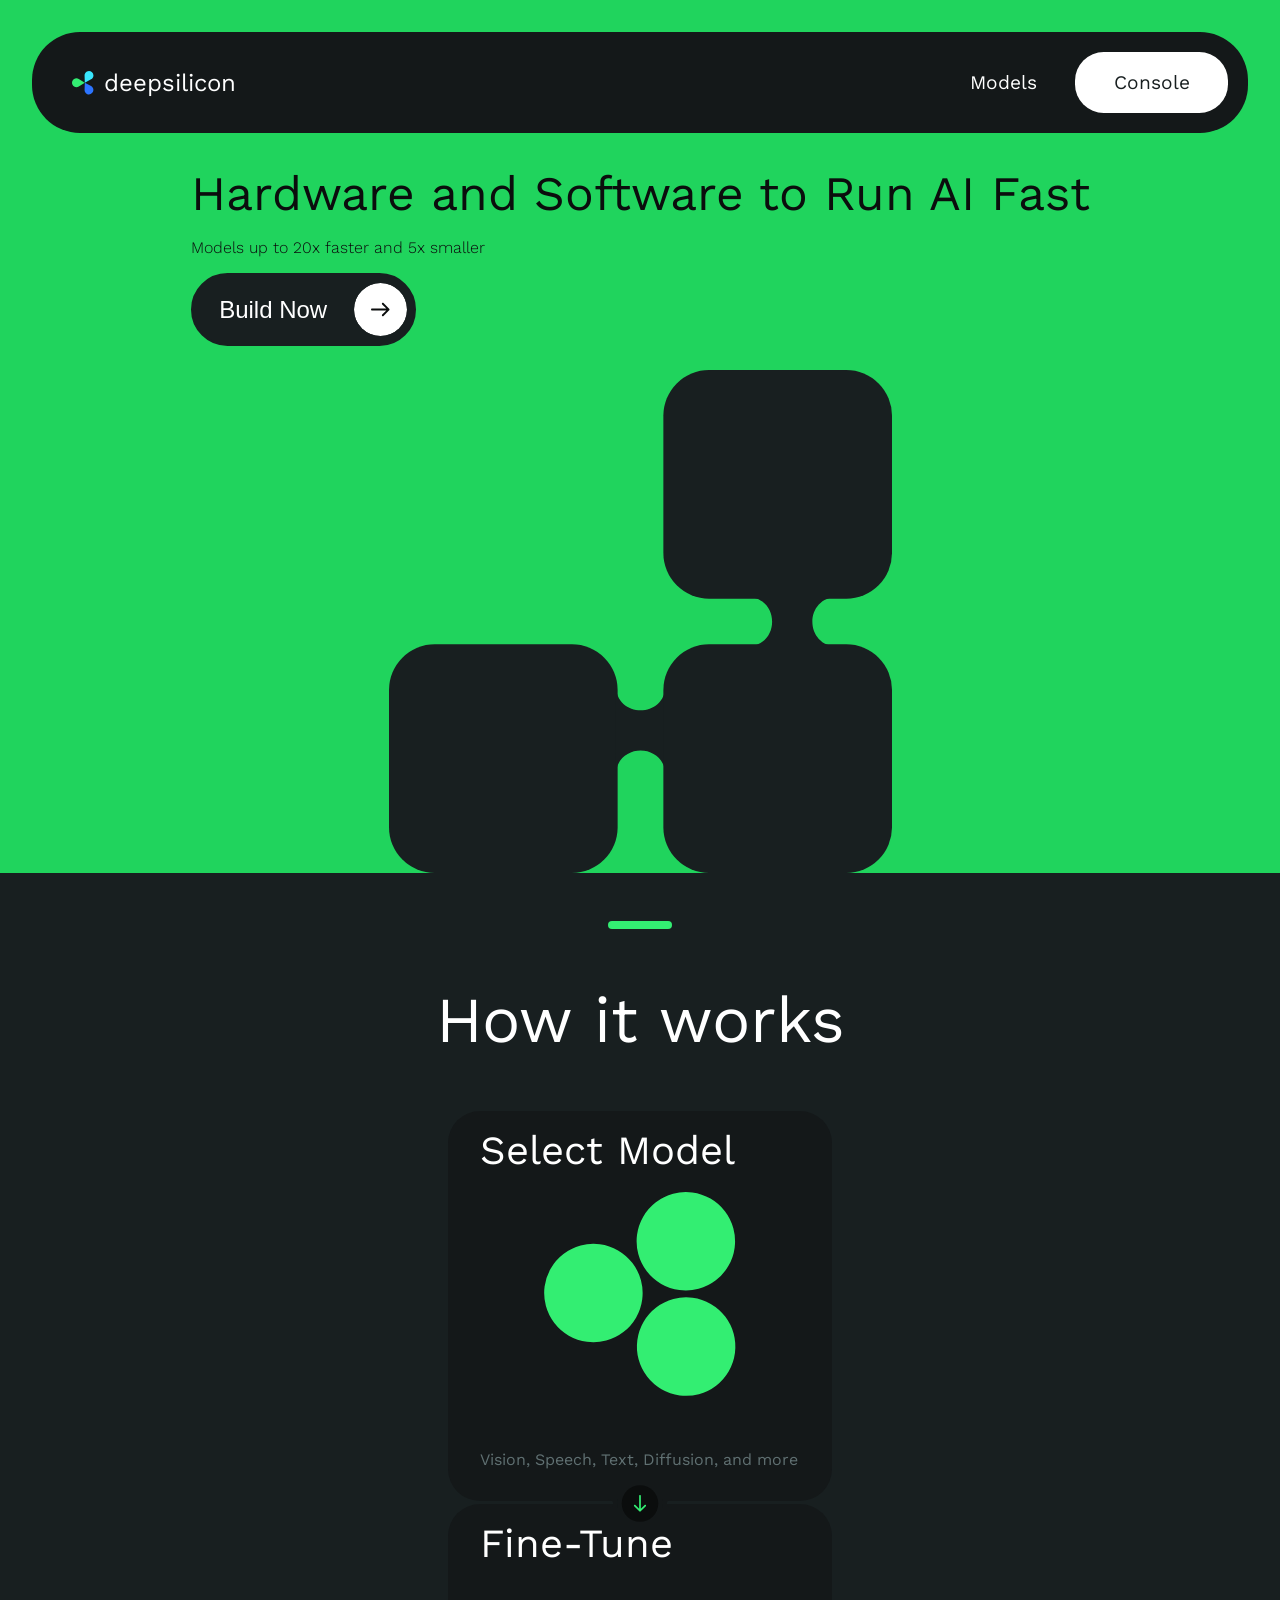
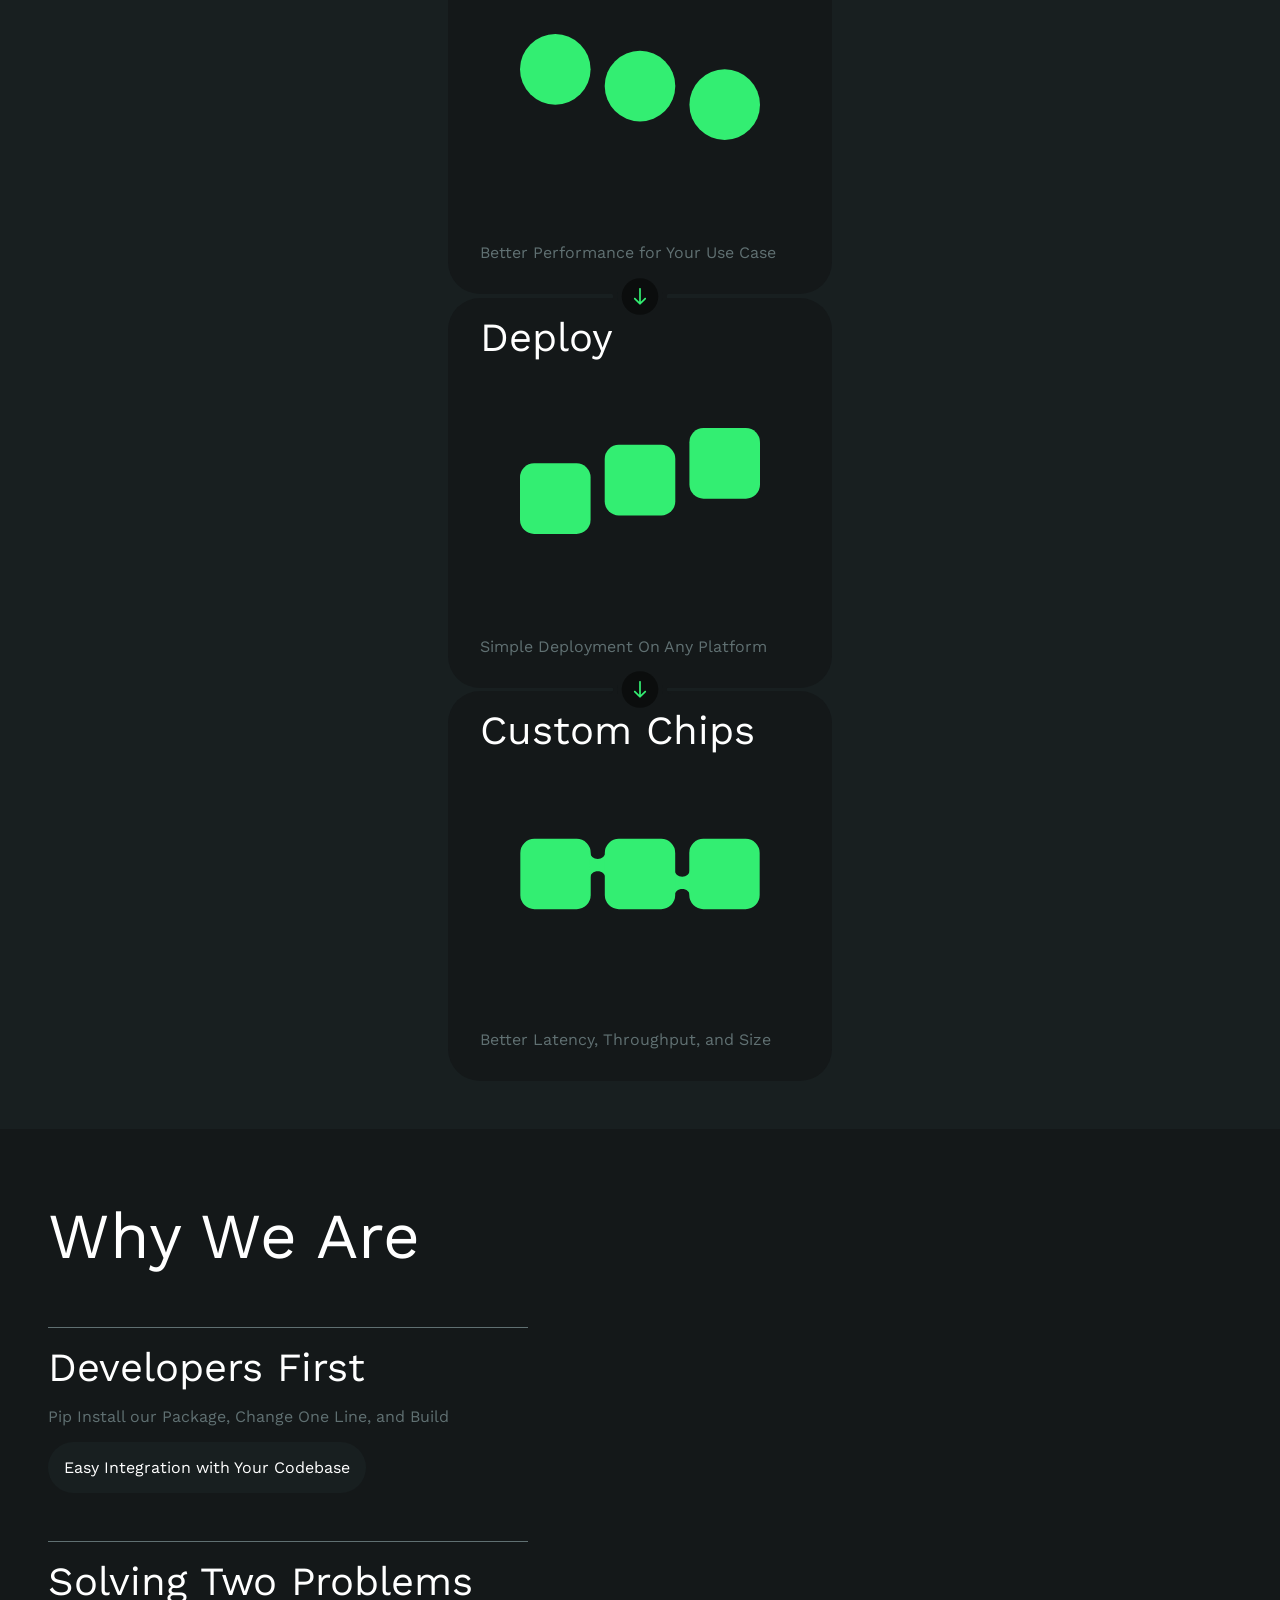
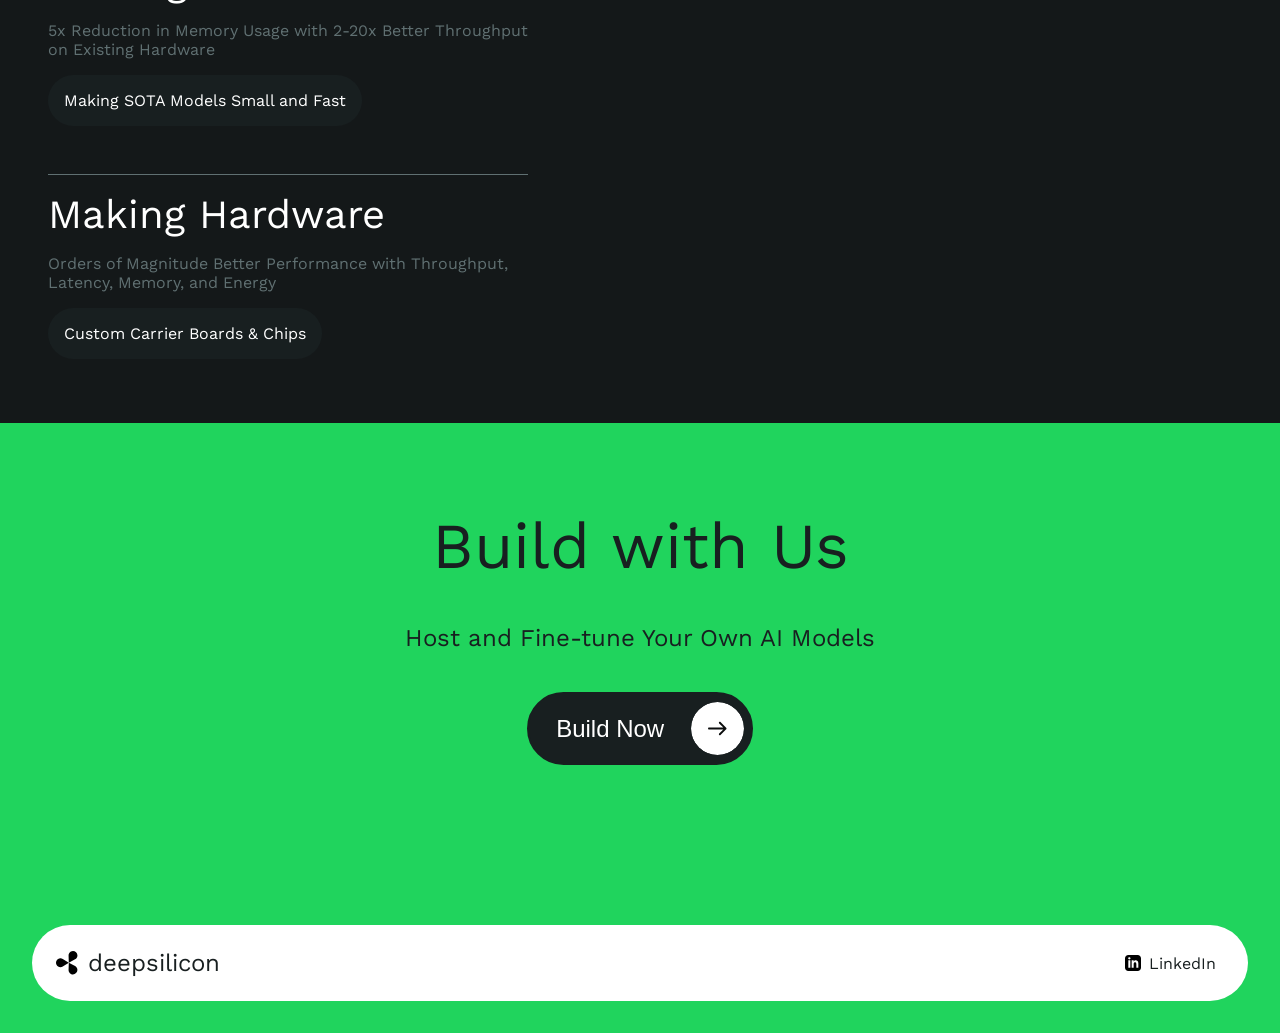
<file: docs/index.html>
<!doctype html>
<html lang="en">
<head>
  <meta charset="UTF-8" />
  <meta name="viewport" content="width=device-width, initial-scale=1.0" />
  <title>deepsilicon</title>
  <meta name="description" content="Hardware and Software to Run AI Fast. Models up to 20x faster and 5x smaller." />
  <meta property="og:title" content="deepsilicon" />
  <meta property="og:description" content="Hardware and Software to Run AI Fast. Models up to 20x faster and 5x smaller." />
  <meta property="og:type" content="website" />
  <meta property="og:url" content="https://axnanda.github.io/deepsilicon/" />
  <meta property="og:image" content="https://axnanda.github.io/deepsilicon/assets/og-image.png" />
  <meta property="og:image:width" content="1200" />
  <meta property="og:image:height" content="627" />
  <meta property="og:image:alt" content="deepsilicon: Hardware and Software to Run AI Fast" />
  <meta name="twitter:card" content="summary_large_image" />
  <meta name="theme-color" content="#20D45D" />
  <link rel="icon" type="image/svg+xml" href="assets/deepsilicon-logo.svg" />
  <link rel="preconnect" href="https://fonts.googleapis.com" />
  <link rel="preconnect" href="https://fonts.gstatic.com" crossorigin />
  <!-- original production stylesheet (Sept 2024), unmodified except the LinkedIn icon path -->
  <link rel="stylesheet" href="assets/index.css" />
  <style>
    /* The React app swapped headers at innerWidth <= 600; same breakpoint, done in CSS. */
    .menu-toggle { display: none; cursor: pointer; }
    /* Nothing on the page navigates or opens anything (the app behind it is gone),
       but every control keeps its original pointer cursor and hover effects. */
    nav a, .social-link, .header > .logo { cursor: pointer; }
    .hero-wrapper { max-width: 100vw; }
    .hero-image { max-width: calc(100vw - 50px); }
    /* Original bugs on phones: the step cards were wider than screens under ~390px and their
       side margins pushed the page sideways; under 375px the footer pill content overflowed. */
    .how-it-works { overflow-x: clip; }
    .step { width: min(20em, calc(100vw - 4rem - 6px)); }
    @media (max-width: 374px) {
      footer { padding-inline: 1em; }
      .footer-bottom .logo { font-size: 1.25rem; }
      .footer-bottom .social-link { margin-right: 1em; }
    }
    @media (max-width: 600px) {
      .header-buttons-wrapper { display: none; }
      .menu-toggle { display: block; }
      .header > .logo { padding-left: 0.5em; }
    }
  </style>
</head>
<body>
<div id="root">
  <div class="app">
    <div class="header-wrapper" style="background-color: var(--primary-green)">
      <header class="header" style="background-color: var(--card-bg)">
        <a class="logo" style="text-decoration: none">
          <div class="logo-icon"></div>
          <span>deepsilicon</span>
        </a>
        <div class="header-buttons-wrapper">
          <nav><a>Models</a></nav>
          <a class="account-btn">Console</a>
        </div>
        <div class="menu-toggle">
          <svg xmlns="http://www.w3.org/2000/svg" width="24" height="24" viewBox="0 0 24 24" fill="none" stroke="currentColor" stroke-width="2" stroke-linecap="round" stroke-linejoin="round" class="lucide lucide-align-justify" style="margin-right: 0.5em"><line x1="3" x2="21" y1="6" y2="6"></line><line x1="3" x2="21" y1="12" y2="12"></line><line x1="3" x2="21" y1="18" y2="18"></line></svg>
        </div>
      </header>
    </div>

    <main>
      <section class="hero">
        <div class="hero-content-wrapper">
          <div class="hero-wrapper">
            <h1 class="hero-title">Hardware and Software to Run AI Fast</h1>
            <p class="hero-subtitle" style="margin-bottom: 1em">Models up to 20x faster and 5x smaller</p>
            <button class="build-btn-wrapper">
              <div class="build-btn">Build Now</div>
              <div class="circle-right-arrow"></div>
            </button>
          </div>
          <div class="hero-image"></div>
        </div>
      </section>

      <section class="how-it-works">
        <div class="page-break"></div>
        <h2>How it works</h2>
        <div class="steps">
          <div class="step">
            <h3>Select Model</h3>
            <div class="step-icon upload-icon"></div>
            <p>Vision, Speech, Text, Diffusion, and more</p>
          </div>
          <div class="step-separator"></div>
          <div class="step">
            <h3>Fine-Tune</h3>
            <div class="step-icon pretrain-icon"></div>
            <p>Better Performance for Your Use Case</p>
          </div>
          <div class="step-separator"></div>
          <div class="step">
            <h3>Deploy</h3>
            <div class="step-icon fine-tune-icon"></div>
            <p>Simple Deployment On Any Platform</p>
          </div>
          <div class="step-separator"></div>
          <div class="step">
            <h3>Custom Chips</h3>
            <div class="step-icon hosting-icon"></div>
            <p>Better Latency, Throughput, and Size</p>
          </div>
        </div>
      </section>

      <section class="why-we-are">
        <div class="why-we-are-wrapper">
          <h2>Why We Are</h2>
          <div class="features">
            <div class="feature">
              <h3>Developers First</h3>
              <p>Pip Install our Package, Change One Line, and Build</p>
              <div class="blob">Easy Integration with Your Codebase</div>
            </div>
            <div class="feature">
              <h3>Solving Two Problems</h3>
              <p>5x Reduction in Memory Usage with 2-20x Better Throughput on Existing Hardware</p>
              <div class="blob">Making SOTA Models Small and Fast</div>
            </div>
            <div class="feature">
              <h3>Making Hardware</h3>
              <p>Orders of Magnitude Better Performance with Throughput, Latency, Memory, and Energy</p>
              <div class="blob">Custom Carrier Boards &amp; Chips</div>
            </div>
          </div>
        </div>
      </section>
    </main>

    <footer>
      <div class="footer-content">
        <h2>Build with Us</h2>
        <p>Host and Fine-tune Your Own AI Models</p>
        <button class="build-btn-wrapper">
          <div class="build-btn">Build Now</div>
          <div class="circle-right-arrow"></div>
        </button>
      </div>
      <div class="footer-bottom">
        <div class="logo">
          <div class="logo-icon"></div>
          <div id="dark">deepsilicon</div>
        </div>
        <div class="linkedin-wrapper">
          <div class="linkedin-logo"></div>
          <a class="social-link">LinkedIn</a>
        </div>
      </div>
    </footer>
  </div>
</div>
</body>
</html>
</file>
<file: docs/assets/index.css>
@import"https://fonts.googleapis.com/css2?family=Work+Sans:ital,wght@0,100..900;1,100..900&display=swap";:root{font-family:Work Sans,serif;--primary-green: #20D45D;--secondary-green: #33EE72;--dark-bg: #181F20;--text-color: #FFFFFF;--secondary-text-color: #607072;--dark-text-color: #0B0D0D;--card-bg: #141819;--error-color: #ff4d4f;--highlight-color: #33EE72;--border-color: #333;--input-bg: #222;--input-text: #FFF;box-sizing:border-box;margin:0;padding:0}.model-cards-container{display:flex;flex-wrap:wrap}.hero{display:flex;justify-content:center;text-align:center;background-color:var(--primary-green);color:var(--dark-text-color);font-size:3rem;font-weight:lighter;padding:1em 3em;transition:transform .3s ease-in-out}@media only screen and (max-width: 1624px){.hero{padding:0}.hero-content-wrapper{flex-direction:column}.hero-wrapper{padding:0 1em}.hero-title{font-size:3rem}.hero-subtitle{font-size:1rem}.hero-image{margin-top:.5em;align-self:center!important}.how-it-works{padding:0 2em}.steps{flex-direction:column;gap:1em;align-items:center}.step-separator{margin:-2.9em 0;width:4em;height:4em;transform:rotate(90deg)}.features{flex-direction:column}}@media only screen and (min-width: 1624px){.step-separator{margin:0 -2em;width:3em;height:auto}}.hero h1{font-weight:400;margin:0;opacity:0;animation:fade-in 1s ease-in-out forwards}.hero-wrapper{display:flex;flex-direction:column;align-items:start;text-align:left}.hero-wrapper p{font-weight:300;margin-bottom:1rem}.hero-image{background-image:url("data:image/svg+xml,%3csvg%20xmlns='http://www.w3.org/2000/svg'%20width='503'%20height='503'%20fill='none'%20viewBox='0%200%20503%20503'%3e%3crect%20width='228.636'%20height='228.636'%20y='274.363'%20fill='%23181F20'%20rx='45.727'/%3e%3cpath%20fill='%23181F20'%20d='M226.635%20314.375c0%2034.5%2050%2034.5%2050%200v46h-50v-46Zm50%2092c0-34.5-50-34.5-50%200v-46h50v46Zm80.609-129.739c34.5%200%2034.5-50%200-50h46v50h-46Zm92-50c-34.5%200-34.5%2050%200%2050h-46v-50h46Z'/%3e%3crect%20width='228.636'%20height='228.636'%20x='274.365'%20y='274.363'%20fill='%23181F20'%20rx='45.727'/%3e%3crect%20width='228.636'%20height='228.636'%20x='274.365'%20fill='%23181F20'%20rx='45.727'/%3e%3c/svg%3e");background-repeat:no-repeat;background-size:contain;width:503px;height:503px;align-self:flex-end;transition:transform .3s ease-in-out}.how-it-works{display:flex;flex-direction:column;justify-content:center;align-items:center}.page-break{background-image:url("data:image/svg+xml,%3csvg%20width='64'%20height='8'%20viewBox='0%200%2064%208'%20fill='none'%20xmlns='http://www.w3.org/2000/svg'%3e%3crect%20width='64'%20height='8'%20rx='4'%20fill='%2333EE72'/%3e%3c/svg%3e");background-repeat:no-repeat;background-size:contain;width:64px;height:8px}.steps{display:flex;max-width:100rem}.step{display:flex;flex-direction:column;background-color:var(--card-bg);border-radius:2em;margin:0 .7em;padding:1rem 2rem;transition:transform .3s ease-in-out;width:20em}.step-icon{width:15rem;height:15rem;margin-bottom:20px;align-self:center;background-size:contain;background-repeat:no-repeat;background-position:center;transition:transform .3s ease-in-out}.upload-icon{background-image:url("data:image/svg+xml,%3csvg%20width='185'%20height='195'%20viewBox='0%200%20185%20195'%20fill='none'%20xmlns='http://www.w3.org/2000/svg'%3e%3crect%20x='40'%20y='42.0859'%20width='80'%20height='80'%20rx='40'%20transform='rotate(30%2040%2042.0859)'%20fill='%2333EE72'/%3e%3crect%20x='115.105'%20width='80'%20height='80'%20rx='40'%20transform='rotate(30%20115.105%200)'%20fill='%2333EE72'/%3e%3crect%20x='115.344'%20y='85.5859'%20width='80'%20height='80'%20rx='40'%20transform='rotate(30%20115.344%2085.5859)'%20fill='%2333EE72'/%3e%3c/svg%3e")}.pretrain-icon{background-image:url("data:image/svg+xml,%3csvg%20width='272'%20height='120'%20viewBox='0%200%20272%20120'%20fill='none'%20xmlns='http://www.w3.org/2000/svg'%3e%3crect%20width='80'%20height='80'%20rx='40'%20fill='%2333EE72'/%3e%3crect%20x='96'%20y='19'%20width='80'%20height='80'%20rx='40'%20fill='%2333EE72'/%3e%3crect%20x='192'%20y='40'%20width='80'%20height='80'%20rx='40'%20fill='%2333EE72'/%3e%3c/svg%3e")}.fine-tune-icon{background-image:url("data:image/svg+xml,%3csvg%20width='272'%20height='120'%20viewBox='0%200%20272%20120'%20fill='none'%20xmlns='http://www.w3.org/2000/svg'%3e%3crect%20y='40'%20width='80'%20height='80'%20rx='16'%20fill='%2333EE72'/%3e%3crect%20x='96'%20y='19'%20width='80'%20height='80'%20rx='16'%20fill='%2333EE72'/%3e%3crect%20x='192'%20width='80'%20height='80'%20rx='16'%20fill='%2333EE72'/%3e%3c/svg%3e")}.hosting-icon{background-image:url("data:image/svg+xml,%3csvg%20xmlns='http://www.w3.org/2000/svg'%20width='272'%20height='200'%20fill='none'%20viewBox='0%200%20272%20200'%3e%3crect%20width='80'%20height='80'%20y='59.999'%20fill='%2333EE72'%20rx='16'/%3e%3cpath%20fill='%2333EE72'%20d='M79%2073.999c0%2012%2018%2012%2018%200v16H79v-16Zm18%2032c0-12-18-12-18%200v-16h18v16ZM175%2094c0%2012%2018%2012%2018%200v16h-18V94Zm18%2032c0-12-18-12-18%200v-16h18v16Z'/%3e%3crect%20width='80'%20height='80'%20x='96'%20y='59.999'%20fill='%2333EE72'%20rx='16'/%3e%3crect%20width='80'%20height='80'%20x='192'%20y='59.999'%20fill='%2333EE72'%20rx='16'/%3e%3c/svg%3e")}.selected-model{background-color:var(--card-bg);border-radius:10px;padding:1.5rem;animation:fadeIn .5s ease-out .2s backwards;margin:1em;width:300px}.step-separator{background-image:url("data:image/svg+xml,%3csvg%20width='32'%20height='56'%20viewBox='0%200%2032%2056'%20fill='none'%20xmlns='http://www.w3.org/2000/svg'%3e%3cpath%20d='M12%200C12%206%2020%206%2020%200V8H12V0Z'%20fill='%23141819'/%3e%3cpath%20d='M12%208H20V48H12V8Z'%20fill='%23141819'/%3e%3cpath%20d='M20%2056C20%2050%2012%2050%2012%2056L12%2048L20%2048L20%2056Z'%20fill='%23141819'/%3e%3crect%20y='12'%20width='32'%20height='32'%20rx='16'%20fill='%230B0D0D'/%3e%3cmask%20id='mask0_121_368'%20style='mask-type:alpha'%20maskUnits='userSpaceOnUse'%20x='4'%20y='16'%20width='24'%20height='24'%3e%3crect%20x='4'%20y='16'%20width='24'%20height='24'%20fill='%23D9D9D9'/%3e%3c/mask%3e%3cg%20mask='url(%23mask0_121_368)'%3e%3cpath%20d='M20.6115%2028.7498H9.25C9.03717%2028.7498%208.859%2028.678%208.7155%2028.5343C8.57183%2028.3908%208.5%2028.2127%208.5%2027.9998C8.5%2027.787%208.57183%2027.6088%208.7155%2027.4653C8.859%2027.3217%209.03717%2027.2498%209.25%2027.2498H20.6115L17.3193%2023.9576C17.1706%2023.8088%2017.0972%2023.6347%2017.099%2023.4353C17.101%2023.236%2017.1744%2023.0588%2017.3193%2022.9036C17.4744%2022.7486%2017.6526%2022.6685%2017.8538%2022.6633C18.0551%2022.6582%2018.2333%2022.7332%2018.3885%2022.8883L22.8673%2027.3671C22.9609%2027.4608%2023.0269%2027.5595%2023.0652%2027.6633C23.1037%2027.7672%2023.123%2027.8793%2023.123%2027.9998C23.123%2028.1203%2023.1037%2028.2325%2023.0652%2028.3363C23.0269%2028.4402%2022.9609%2028.5389%2022.8673%2028.6326L18.3885%2033.1113C18.2397%2033.26%2018.0631%2033.3334%2017.8587%2033.3316C17.6542%2033.3296%2017.4744%2033.2511%2017.3193%2033.0961C17.1744%2032.9409%2017.0994%2032.7653%2017.0943%2032.5691C17.0891%2032.3729%2017.1641%2032.1973%2017.3193%2032.0421L20.6115%2028.7498Z'%20fill='%2333EE72'/%3e%3c/g%3e%3c/svg%3e");background-repeat:no-repeat;background-size:contain;background-position:center;z-index:1}.features{display:flex;justify-content:space-between}.feature{border-top:solid 1px var(--secondary-text-color);transition:transform .3s ease-in-out;max-width:30em}.blob{background-color:var(--dark-bg);color:var(--text-color);width:fit-content;padding:1em;border-radius:2em;margin-bottom:3em}.left-pagination,.right-pagination{background-repeat:no-repeat;background-size:contain;width:5em;height:5em;transition:transform .3s ease-in-out}.left-pagination{background-image:url("data:image/svg+xml,%3csvg%20width='56'%20height='56'%20viewBox='0%200%2056%2056'%20fill='none'%20xmlns='http://www.w3.org/2000/svg'%3e%3cg%20clip-path='url(%23clip0_70_729)'%3e%3ccircle%20cx='28'%20cy='28'%20r='28'%20transform='rotate(-180%2028%2028)'%20fill='%23E6F6EB'/%3e%3cmask%20id='mask0_70_729'%20style='mask-type:alpha'%20maskUnits='userSpaceOnUse'%20x='12'%20y='12'%20width='32'%20height='32'%3e%3crect%20x='44'%20y='44'%20width='32'%20height='32'%20transform='rotate(-180%2044%2044)'%20fill='%23D9D9D9'/%3e%3c/mask%3e%3cg%20mask='url(%23mask0_70_729)'%3e%3cpath%20d='M21.8513%2026.9996L37%2026.9996C37.2838%2026.9996%2037.5213%2027.0953%2037.7127%2027.2869C37.9042%2027.4782%2038%2027.7158%2038%2027.9996C38%2028.2833%2037.9042%2028.5209%2037.7127%2028.7122C37.5213%2028.9038%2037.2838%2028.9996%2037%2028.9996L21.8513%2028.9996L26.241%2033.3892C26.4392%2033.5877%2026.5371%2033.8198%2026.5347%2034.0856C26.532%2034.3513%2026.4341%2034.5877%2026.241%2034.7946C26.0341%2035.0012%2025.7966%2035.108%2025.5283%2035.1149C25.2599%2035.1218%2025.0222%2035.0218%2024.8153%2034.8149L18.8437%2028.8432C18.7188%2028.7183%2018.6308%2028.5867%2018.5797%2028.4482C18.5283%2028.3098%2018.5027%2028.1602%2018.5027%2027.9996C18.5027%2027.8389%2018.5283%2027.6893%2018.5797%2027.5509C18.6308%2027.4125%2018.7188%2027.2808%2018.8437%2027.1559L24.8153%2021.1842C25.0138%2020.986%2025.2492%2020.8881%2025.5217%2020.8906C25.7943%2020.8932%2026.0341%2020.9979%2026.241%2021.2046C26.4341%2021.4115%2026.5341%2021.6457%2026.541%2021.9072C26.5479%2022.1688%2026.4479%2022.403%2026.241%2022.6099L21.8513%2026.9996Z'%20fill='%237E8687'/%3e%3c/g%3e%3c/g%3e%3cdefs%3e%3cclipPath%20id='clip0_70_729'%3e%3crect%20x='56'%20y='56'%20width='56'%20height='56'%20rx='28'%20transform='rotate(-180%2056%2056)'%20fill='white'/%3e%3c/clipPath%3e%3c/defs%3e%3c/svg%3e")}.right-pagination{background-image:url("data:image/svg+xml,%3csvg%20width='56'%20height='56'%20viewBox='0%200%2056%2056'%20fill='none'%20xmlns='http://www.w3.org/2000/svg'%3e%3cg%20clip-path='url(%23clip0_70_735)'%3e%3ccircle%20cx='28'%20cy='28'%20r='28'%20fill='%2320D45D'/%3e%3cmask%20id='mask0_70_735'%20style='mask-type:alpha'%20maskUnits='userSpaceOnUse'%20x='12'%20y='12'%20width='32'%20height='32'%3e%3crect%20x='12'%20y='12'%20width='32'%20height='32'%20fill='%23D9D9D9'/%3e%3c/mask%3e%3cg%20mask='url(%23mask0_70_735)'%3e%3cpath%20d='M34.1487%2029.0004H19C18.7162%2029.0004%2018.4787%2028.9047%2018.2873%2028.7131C18.0958%2028.5218%2018%2028.2842%2018%2028.0004C18%2027.7167%2018.0958%2027.4791%2018.2873%2027.2878C18.4787%2027.0962%2018.7162%2027.0004%2019%2027.0004H34.1487L29.759%2022.6108C29.5608%2022.4123%2029.4629%2022.1802%2029.4653%2021.9144C29.468%2021.6487%2029.5659%2021.4123%2029.759%2021.2054C29.9659%2020.9988%2030.2034%2020.892%2030.4717%2020.8851C30.7401%2020.8782%2030.9778%2020.9782%2031.1847%2021.1851L37.1563%2027.1568C37.2812%2027.2817%2037.3692%2027.4133%2037.4203%2027.5518C37.4717%2027.6902%2037.4973%2027.8398%2037.4973%2028.0004C37.4973%2028.1611%2037.4717%2028.3107%2037.4203%2028.4491C37.3692%2028.5875%2037.2812%2028.7192%2037.1563%2028.8441L31.1847%2034.8158C30.9862%2035.014%2030.7508%2035.1119%2030.4783%2035.1094C30.2057%2035.1068%2029.9659%2035.0021%2029.759%2034.7954C29.5659%2034.5885%2029.4659%2034.3543%2029.459%2034.0928C29.4521%2033.8312%2029.5521%2033.597%2029.759%2033.3901L34.1487%2029.0004Z'%20fill='%23181F20'/%3e%3c/g%3e%3c/g%3e%3cdefs%3e%3cclipPath%20id='clip0_70_735'%3e%3crect%20width='56'%20height='56'%20rx='28'%20fill='white'/%3e%3c/clipPath%3e%3c/defs%3e%3c/svg%3e")}.host-btn{background-color:var(--card-bg);font-size:medium;font-weight:700;border:none;color:var(--text-color);padding:.8em 1em;border-radius:2em;cursor:pointer;transition:background-color .3s ease-in-out}.more-info{background:url("data:image/svg+xml,%3csvg%20width='40'%20height='40'%20viewBox='0%200%2040%2040'%20fill='none'%20xmlns='http://www.w3.org/2000/svg'%3e%3crect%20width='40'%20height='40'%20rx='20'%20fill='%23141819'/%3e%3cmask%20id='mask0_121_484'%20style='mask-type:alpha'%20maskUnits='userSpaceOnUse'%20x='8'%20y='8'%20width='24'%20height='24'%3e%3crect%20x='8'%20y='8'%20width='24'%20height='24'%20fill='%23D9D9D9'/%3e%3c/mask%3e%3cg%20mask='url(%23mask0_121_484)'%3e%3cpath%20d='M24.627%2020.75H13.25C13.0372%2020.75%2012.859%2020.6782%2012.7155%2020.5345C12.5718%2020.391%2012.5%2020.2128%2012.5%2020C12.5%2019.7872%2012.5718%2019.609%2012.7155%2019.4655C12.859%2019.3218%2013.0372%2019.25%2013.25%2019.25H24.627L19.4577%2014.0808C19.3091%2013.9321%2019.2357%2013.7581%2019.2375%2013.5588C19.2395%2013.3594%2019.318%2013.1822%2019.473%2013.027C19.6282%2012.8822%2019.8038%2012.8072%2020%2012.802C20.1962%2012.7968%2020.3718%2012.8718%2020.527%2013.027L26.8673%2019.3673C26.9609%2019.4609%2027.0269%2019.5597%2027.0652%2019.6635C27.1037%2019.7673%2027.123%2019.8795%2027.123%2020C27.123%2020.1205%2027.1037%2020.2327%2027.0652%2020.3365C27.0269%2020.4403%2026.9609%2020.5391%2026.8673%2020.6328L20.527%2026.973C20.3885%2027.1115%2020.217%2027.1823%2020.0125%2027.1855C19.808%2027.1887%2019.6282%2027.1178%2019.473%2026.973C19.318%2026.8178%2019.2405%2026.6397%2019.2405%2026.4385C19.2405%2026.2372%2019.318%2026.0589%2019.473%2025.9038L24.627%2020.75Z'%20fill='white'/%3e%3c/g%3e%3c/svg%3e") no-repeat center center;background-size:contain;width:3em;height:3em;border:none;cursor:pointer;transition:transform .3s ease-in-out}.pagination button{background-color:transparent;border:none;padding:5px 10px;margin:0 5px;cursor:pointer;transition:opacity .3s ease-in-out}footer{background-color:var(--primary-green);color:var(--dark-bg);padding:2em}footer h2{margin-bottom:0}footer p{font-weight:400;font-size:x-large}.footer-content{display:flex;flex-direction:column;align-items:center;gap:1em;text-align:center;margin-bottom:10em}.header-wrapper{padding:2em;background-color:var(--primary-green)}header{background-color:var(--dark-bg);border-radius:3em;display:flex;justify-content:space-between;align-items:center;max-width:104em;margin-inline:auto;padding:1em}.header-buttons-wrapper{display:flex;justify-content:space-between;align-items:center;font-size:1.2em;height:100%}.logo{display:flex;align-items:center;font-weight:400;font-size:1.5rem;color:var(--text-color);padding-left:1em}.logo-icon{background-image:url("data:image/svg+xml,%3csvg%20width='22'%20height='24'%20viewBox='0%200%2022%2024'%20fill='none'%20xmlns='http://www.w3.org/2000/svg'%3e%3cpath%20d='M12.8109%2011.7053L12.5621%2018.8091C12.5026%2020.5071%2013.4157%2022.0902%2014.9142%2022.8873C17.809%2024.4271%2021.3145%2022.4%2021.429%2019.12C21.4882%2017.4231%2020.576%2015.8408%2019.0788%2015.0434L12.8109%2011.7053Z'%20fill='%232C74FF'/%3e%3cpath%20d='M12.8109%2011.7053L19.0798%208.36919C20.5782%207.5718%2021.491%205.98848%2021.4312%204.29057C21.3157%201.01062%2017.8096%20-1.01539%2014.9153%200.525308C13.4179%201.3224%2012.5054%202.90449%2012.5643%204.60143L12.8109%2011.7053Z'%20fill='%2339E6FE'/%3e%3cpath%20d='M12.8076%2011.7053L6.78754%207.93764C5.34866%207.0371%203.52276%207.03728%202.08405%207.9381C-0.695194%209.67826%20-0.694562%2013.7314%202.08522%2015.4707C3.52337%2016.3705%205.34805%2016.3707%206.78637%2015.4711L12.8076%2011.7053Z'%20fill='%2333EE72'/%3e%3c/svg%3e");background-repeat:no-repeat;background-size:contain;width:24px;height:24px;margin-right:8px}nav{display:flex;gap:3em}nav a{color:var(--text-color);text-decoration:none}.account-btn{background-color:var(--text-color);color:var(--dark-bg);border:none;padding:1em 2em;border-radius:1.5em;font-size:1em;cursor:pointer;margin:.2em .2em .2em 2em;height:calc(100% - .4em);text-decoration:none}.header-menu{position:absolute;top:10%;right:5%;background-color:var(--card-bg);border-radius:1em;box-shadow:0 2px 10px #0003;z-index:10}.footer-bottom{display:flex;justify-content:space-between;background-color:var(--text-color);align-items:center;padding:1.5em 0;border-radius:4em;max-width:104em;margin-inline:auto}#dark{color:var(--dark-bg)}.footer-links a,.social-link{margin:0 2em;color:var(--dark-bg);text-decoration:none}.linkedin-wrapper{display:flex;align-items:center}.linkedin-logo{background:url(linkedin-logo.svg) no-repeat center center;background-size:contain;width:1rem;height:1rem}.social-link{margin-left:.5em}.footer-bottom .logo-icon,.linkedin-logo{filter:brightness(0)}.build-btn-wrapper{display:flex;gap:2em;align-items:center;border:2px solid var(--dark-bg);background-color:var(--dark-bg);color:var(--text-color);border-radius:4em;justify-content:start;width:fit-content;padding:.6em .5em .6em 2em;cursor:pointer}.build-btn{background-color:transparent;color:var(--text-color);border:none;font-size:x-large}.circle-right-arrow{background-image:url("data:image/svg+xml,%3csvg%20width='56'%20height='56'%20viewBox='0%200%2056%2056'%20fill='none'%20xmlns='http://www.w3.org/2000/svg'%3e%3cg%20clip-path='url(%23clip0_121_435)'%3e%3ccircle%20cx='28'%20cy='28'%20r='28'%20fill='white'/%3e%3cpath%20d='M34.1487%2029.0004H19C18.7162%2029.0004%2018.4787%2028.9047%2018.2873%2028.7131C18.0958%2028.5218%2018%2028.2842%2018%2028.0004C18%2027.7167%2018.0958%2027.4791%2018.2873%2027.2878C18.4787%2027.0962%2018.7162%2027.0004%2019%2027.0004H34.1487L29.759%2022.6108C29.5608%2022.4123%2029.4629%2022.1802%2029.4653%2021.9144C29.468%2021.6487%2029.5659%2021.4123%2029.759%2021.2054C29.9659%2020.9988%2030.2034%2020.892%2030.4717%2020.8851C30.7401%2020.8782%2030.9778%2020.9782%2031.1847%2021.1851L37.1563%2027.1568C37.2812%2027.2817%2037.3692%2027.4133%2037.4203%2027.5518C37.4717%2027.6902%2037.4973%2027.8398%2037.4973%2028.0004C37.4973%2028.1611%2037.4717%2028.3107%2037.4203%2028.4491C37.3692%2028.5875%2037.2812%2028.7192%2037.1563%2028.8441L31.1847%2034.8158C30.9862%2035.014%2030.7508%2035.1119%2030.4783%2035.1094C30.2057%2035.1068%2029.9659%2035.0021%2029.759%2034.7954C29.5659%2034.5885%2029.4659%2034.3543%2029.459%2034.0928C29.4521%2033.8312%2029.5521%2033.597%2029.759%2033.3901L34.1487%2029.0004Z'%20fill='%230B0D0D'/%3e%3c/g%3e%3cdefs%3e%3cclipPath%20id='clip0_121_435'%3e%3crect%20width='56'%20height='56'%20rx='28'%20fill='white'/%3e%3c/clipPath%3e%3c/defs%3e%3c/svg%3e");background-repeat:no-repeat;background-size:contain;height:53px;width:53px}.action-btn{display:flex;align-items:center;justify-content:center;gap:.5em;background-color:transparent;color:var(--primary-green);border:1px solid var(--primary-green);border-radius:.25em;padding:.5em;margin-top:1em;width:100%;cursor:pointer;transition:background-color .3s ease;font-size:.9em}.action-btn:hover{background-color:#4caf501a}.action-btn svg{width:1em;height:1em}.action-icon{color:var(--primary-green)}.my-model-card{background-color:var(--dark-bg);border-radius:1em;padding:1em;position:relative}.my-model-card .model-header{display:flex;justify-content:space-between;align-items:center;margin-bottom:1em}.more-vertical-wrapper{background-color:var(--card-bg);width:1em;height:1em;padding:.5em;border:1px solid var(--card-bg);border-radius:10em}.more-vertical-wrapper:hover{border:1px solid var(--primary-green)}.my-model-card .model-details,.model-stats{display:flex;justify-content:space-between;color:var(--text-color);font-size:14px;margin-bottom:5px}.model-footer{display:flex;justify-content:space-between;align-items:center}.model-actions{display:flex;justify-content:space-between;margin-top:10px;font-size:14px}.payment-error-container{position:relative}.speech-bubble{position:absolute;bottom:100%;left:50%;transform:translate(-50%);margin-bottom:.25rem;background-color:var(--card-bg);color:var(--text-color);border-radius:.5rem;max-width:20rem;width:100%}.bubble-content{position:relative;padding:.5rem 1rem}.error-message{font-size:.875rem;margin-bottom:1rem}.bubble-pointer{position:absolute;bottom:-.5rem;left:50%;transform:translate(-50%);width:0;height:0;border-left:.5rem solid transparent;border-right:.5rem solid transparent;border-top:.5rem solid var(--card-bg)}.payment-error-trigger{color:#fff;padding:.5rem 1rem;border-radius:.5rem;display:flex;align-items:center;gap:.5rem;cursor:pointer}.error-text{color:#f56565;font-weight:600}.info-icon{color:#f56565}.dropdown-menu{position:absolute;top:20%;right:3%;background-color:var(--card-bg);border-radius:1em;box-shadow:0 2px 10px #0003;min-width:150px;z-index:10}.dropdown-item{padding:.5rem 1rem;display:flex;align-items:center;gap:.5rem;cursor:pointer}.dropdown-item:hover{background-color:#3a3a3a}.dropdown-item .icon{font-size:1.2em}.fine-tune .icon{color:var(--primary-green)}.unpublish .icon{color:#ffc107}.delete .icon{color:#f44336}.console-container{background-color:var(--dark-bg);min-height:100vh;overflow-x:hidden}.dashboard{color:var(--text-color);max-width:100em;margin-inline:auto;padding:2em}.dashboard h1{font-size:2.5em;margin-bottom:.5em;background:linear-gradient(45deg,var(--primary-green),#4CAF50);-webkit-background-clip:text;-webkit-text-fill-color:transparent;animation:gradientFlow 5s ease infinite}@keyframes gradientFlow{0%{background-position:0% 50%}50%{background-position:100% 50%}to{background-position:0% 50%}}.dashboard h4{font-size:1.5em;font-weight:400;opacity:.8}.main-content{margin-top:3em;display:flex;gap:2rem}.content-wrapper{display:flex;flex:1;gap:20px}.models{flex:1}.models-header{font-size:1.2em;display:flex;justify-content:space-between;align-items:center}.add-model-btn{background-color:var(--primary-green);color:var(--dark-bg);border:none;padding:.7em 1.2em;border-radius:2rem;display:flex;align-items:center;gap:.5rem;cursor:pointer;transition:all .3s ease;box-shadow:0 4px 6px #0000001a}.add-model-btn:hover{background-color:#4caf50;transform:translateY(-2px);box-shadow:0 6px 8px #00000026}.sort-btn{background-color:var(--card-bg);color:var(--text-color);border:none;padding:.7em 1.2em;border-radius:2rem;display:flex;align-items:center;gap:.5rem;cursor:pointer;transition:all .3s ease}.sort-btn:hover{background-color:#ffffff1a}.model-grid{display:grid;grid-template-columns:repeat(auto-fill,minmax(300px,1fr));gap:20px}.my-model-card{background-color:var(--card-bg);padding:1.5em;border-radius:1em;transition:all .3s ease;box-shadow:0 4px 6px #0000001a}.my-model-card:hover{transform:translateY(-5px);box-shadow:0 8px 12px #0003}.model-header{font-size:1.2em;display:flex;justify-content:space-between;align-items:center}.model-type{padding:.5rem 1rem;background-color:#4caf5033;border-radius:1rem;font-size:.9em;color:var(--primary-green)}.model-description{font-weight:400;margin:1em 0;opacity:.8}.model-details{display:flex;justify-content:space-between;margin-bottom:.5em;font-size:.9em;opacity:.7}.model-footer{display:flex;justify-content:space-between;align-items:center;margin-top:1em}.separator{border:none;border-top:1px solid rgba(255,255,255,.1);margin:1em 0}aside{width:22em}.payments,.account{background-color:var(--card-bg);border-radius:1em;padding:1.5em;margin-bottom:1.5em;box-shadow:0 4px 6px #0000001a}.unpublished-header{display:flex;align-items:center;margin-bottom:1em}.unpublished-header h2{font-size:1.2em;margin-right:1em;white-space:nowrap}.unpublished-header hr{flex-grow:1;border:none;border-top:1px solid rgba(255,255,255,.1)}.my-model-card.unpublished{border:1px solid #333;background-color:transparent}.fine-tune-coming-soon{background-color:#ffffff1a;color:var(--secondary-text-color);padding:.5em 1em;border-radius:.5em;font-size:.9em;margin-top:1em;text-align:center}.grayed-out-btn{opacity:.5;cursor:not-allowed;width:100%;margin-top:1em}.inline-form{background-color:var(--card-bg);padding:1.5em;border-radius:1em;margin-top:1em;margin-bottom:2em;box-shadow:0 4px 6px #0000001a}.inline-form h2{font-size:1.5em;margin-bottom:1em;color:var(--text-color)}.inline-form input,.inline-form select{width:100%;padding:.5em;margin-bottom:1em;background-color:var(--dark-bg);border:1px solid var(--secondary-text-color);color:var(--text-color);border-radius:.5em}.inline-form button{background-color:var(--primary-green);color:var(--dark-bg);border:none;padding:.7em 1.2em;border-radius:.5em;cursor:pointer;transition:all .3s ease;width:100%}.inline-form button:hover{background-color:#4caf50}@keyframes slideIn{0%{transform:translateY(20px);opacity:0}to{transform:translateY(0);opacity:1}}.fade-in{animation:fadeIn .5s ease-out}.slide-in{animation:slideIn .5s ease-out}@media (max-width: 1200px){.content-wrapper{flex-direction:column}aside{width:100%}}@media (max-width: 768px){.dashboard{padding:1em}.model-grid{grid-template-columns:1fr}.models-header{align-items:flex-start;gap:1em}.add-model-btn,.sort-btn{width:100%;justify-content:center}}.warning-message{display:flex;align-items:center;background-color:var(--warning-background-color);color:var(--warning-color);padding:10px;border-radius:5px;margin-top:10px}.warning-message p{margin-left:10px}.pricing-btn-wrapper.disabled{opacity:.5;cursor:not-allowed}.pricing-btn-wrapper.disabled:hover{cursor:not-allowed}#dark-bg{background-color:var(--card-bg)}h1{font-size:5rem;font-weight:400;margin:1rem 0}h4{color:var(--secondary-text-color)}body{background-color:var(--card-bg)}.main-content-wrapper{background-color:var(--card-bg);padding:0 2em 2em}.finetune-container{background-color:var(--card-bg);display:grid;grid-template-columns:7fr 3fr;max-width:100em;margin-inline:auto}.separator{border:1px solid var(--dark-bg);margin:2em 0}.data-upload-box-container{display:flex;justify-content:center;width:100%}.data-upload-box{display:flex;flex-direction:column;justify-content:center;align-items:center;background-color:var(--dark-bg);border:2px dashed var(--primary-green);border-radius:2em;color:var(--text-color);padding:2em;margin:2em 0;width:100%;cursor:pointer}.download-icon-wrapper{background-color:var(--text-color);border-radius:10em;padding:1em;width:min-content}.validation-data-container,.advanced-settings-container{margin-bottom:2em}.validation-data-header,.advanced-settings-header{display:flex;justify-content:space-between;align-items:center;padding:1em;border-radius:.5em;cursor:pointer;transition:background-color .3s ease}.validation-data-header:hover,.advanced-settings-header:hover,.validation-data-header.active,.advanced-settings-header.active{background-color:var(--dark-bg)}.validation-data-title,.advanced-settings-title{display:flex;align-items:center}.validation-data-title h3,.advanced-settings-title h3{margin:0 .5em 0 0}.validation-data-title h4,.advanced-settings-title h4{margin:0}.plus-button{transition:transform .3s ease}.plus-button.clicked{transform:rotate(45deg)}.validation-box-wrapper,.advanced-settings-wrapper{overflow:hidden;transition:height .3s ease-out}.advanced-settings-form{opacity:0;transform:translateY(-10px);transition:opacity .3s ease-out,transform .3s ease-out;padding:1em 0}.advanced-settings-form.visible{opacity:1;transform:translateY(0)}.setting-group{margin-bottom:1.5rem}.label{display:block;font-size:large;margin-bottom:1rem}.input-button-group{display:flex;flex-wrap:wrap;gap:.5rem}.input-wrapper{position:relative;display:inline-block}.custom-input{background-color:var(--dark-bg);color:#fff;padding:.7rem 2rem .7rem 1rem;border-radius:.25rem;border:none;width:5em}.option-button{padding:.5rem 1rem;border-radius:.25rem;background-color:var(--dark-bg);color:var(--text-color);border:none;cursor:pointer}.option-button.selected{background-color:var(--primary-green)}.pricing-btn-wrapper{display:flex;justify-content:space-between;align-items:center;background-color:var(--primary-green);border:none;border-radius:10em;padding:.25em 0;width:100%;cursor:pointer;text-decoration:none}.pricing-btn{font-size:1.5em;font-weight:500;color:var(--dark-text-color)}.fine-tune-illustration{display:flex;flex-direction:column;margin-top:2em}.step-vertical{display:flex;flex-direction:column;background-color:var(--dark-bg);border-radius:2em;margin:.7em 0 .7em 3em;padding:1rem 2rem}.step-separator-vertical{background-image:url("data:image/svg+xml,%3csvg%20width='56'%20height='32'%20viewBox='0%200%2056%2032'%20fill='none'%20xmlns='http://www.w3.org/2000/svg'%3e%3cpath%20d='M56%2012C50%2012%2050%2020%2056%2020L48%2020L48%2012L56%2012Z'%20fill='%23181F20'/%3e%3cpath%20d='M48%2012L48%2020L8%2020L8%2012L48%2012Z'%20fill='%23181F20'/%3e%3cpath%20d='M0%2020C6%2020%206%2012%201.04907e-06%2012L8%2012L8%2020L0%2020Z'%20fill='%23181F20'/%3e%3crect%20x='44'%20width='32'%20height='32'%20rx='16'%20transform='rotate(90%2044%200)'%20fill='%230B0D0D'/%3e%3cmask%20id='mask0_219_858'%20style='mask-type:alpha'%20maskUnits='userSpaceOnUse'%20x='16'%20y='4'%20width='24'%20height='24'%3e%3crect%20x='40'%20y='4'%20width='24'%20height='24'%20transform='rotate(90%2040%204)'%20fill='%23D9D9D9'/%3e%3c/mask%3e%3cg%20mask='url(%23mask0_219_858)'%3e%3cpath%20d='M27.2492%2020.6115L27.2492%209.25C27.2492%209.03717%2027.321%208.859%2027.4647%208.7155C27.6082%208.57183%2027.7864%208.5%2027.9992%208.5C28.212%208.5%2028.3902%208.57183%2028.5337%208.7155C28.6774%208.859%2028.7492%209.03717%2028.7492%209.25L28.7492%2020.6115L32.0414%2017.3193C32.1903%2017.1706%2032.3644%2017.0972%2032.5637%2017.099C32.763%2017.101%2032.9403%2017.1744%2033.0954%2017.3193C33.2504%2017.4744%2033.3305%2017.6526%2033.3357%2017.8538C33.3409%2018.0551%2033.2659%2018.2333%2033.1107%2018.3885L28.6319%2022.8673C28.5383%2022.9609%2028.4395%2023.0269%2028.3357%2023.0652C28.2319%2023.1037%2028.1197%2023.123%2027.9992%2023.123C27.8787%2023.123%2027.7665%2023.1037%2027.6627%2023.0652C27.5589%2023.0269%2027.4601%2022.9609%2027.3664%2022.8673L22.8877%2018.3885C22.739%2018.2397%2022.6656%2018.0631%2022.6674%2017.8587C22.6694%2017.6542%2022.7479%2017.4744%2022.9029%2017.3193C23.0581%2017.1744%2023.2338%2017.0994%2023.4299%2017.0943C23.6261%2017.0891%2023.8018%2017.1641%2023.9569%2017.3193L27.2492%2020.6115Z'%20fill='%2333EE72'/%3e%3c/g%3e%3c/svg%3e");background-repeat:no-repeat;background-size:contain;background-position:center;margin:-1.5em 0 -1.5em 3em;width:auto;height:2em;z-index:1}.model-info p{margin:.5em 0}.clickable{cursor:pointer;transition:background-color .3s ease}.clickable:hover{background-color:var(--dark-bg)}@keyframes fadeIn{0%{opacity:0}to{opacity:1}}@keyframes slideUp{0%{transform:translateY(20px);opacity:0}to{transform:translateY(0);opacity:1}}@keyframes pulse{0%{transform:scale(1)}50%{transform:scale(1.05)}to{transform:scale(1)}}@keyframes shake{0%,to{transform:translate(0)}10%,30%,50%,70%,90%{transform:translate(-5px)}20%,40%,60%,80%{transform:translate(5px)}}.pricing-page{background-color:var(--dark-bg);min-height:100vh;color:var(--text-color);font-family:Work Sans,sans-serif}.pricing-container{max-width:1200px;margin:0 auto;padding:2rem;animation:fadeIn .5s ease-out}.back-button{display:flex;align-items:center;background:none;border:none;color:var(--text-color);font-size:1rem;cursor:pointer;margin-bottom:2rem;transition:color .3s ease}.back-button:hover{color:var(--primary-green)}.back-arrow{transform:rotate(180deg);margin-right:.5rem}.pricing-header{text-align:center;margin-bottom:3rem}.pricing-header h1{font-size:2.5rem;color:var(--primary-text-color);margin-bottom:.5rem;animation:slideUp .5s ease-out}.pricing-header h4{font-size:1.2rem;color:var(--secondary-text-color);font-weight:400;animation:slideUp .5s ease-out .1s backwards}.selected-model h3{margin-top:0;margin-bottom:1rem;color:var(--primary-green)}.model-details{display:flex;justify-content:space-between;font-size:.9rem;color:var(--secondary-text-color)}.pricing-options{display:flex;justify-content:center;gap:2rem;margin-bottom:2rem}.pricing-plan{background-color:var(--card-bg);border-radius:10px;padding:1.5rem;width:300px;cursor:pointer;transition:all .3s ease;border:2px solid transparent;animation:fadeIn .5s ease-out .3s backwards}.pricing-plan:hover{transform:translateY(-5px);box-shadow:0 5px 15px #0000001a}.pricing-plan.selected{border-color:var(--primary-green);animation:pulse .5s ease-out}.pricing-plan-header{text-align:center;margin-bottom:1rem}.pricing-plan-header h2{font-size:1.5rem;margin-bottom:.5rem;color:var(--primary-green)}.pricing-plan-price{font-size:1.2rem;color:var(--primary-text-color);font-weight:700}.pricing-plan-description{font-size:.9rem;color:var(--secondary-text-color);margin-bottom:1rem}.pricing-plan-features{list-style-type:none;padding-left:0}.pricing-plan-features li{margin-bottom:.5rem;font-size:.9rem;display:flex;align-items:center;color:var(--text-color)}.pricing-plan-features li:before{content:"✓";color:var(--primary-green);margin-right:.5rem}.selection-required{display:flex;align-items:center;justify-content:center;color:var(--error-color);margin-bottom:1rem;font-size:.9rem}.selection-required svg{margin-right:.5rem}.hosting-cost{background-color:var(--card-bg);border-radius:10px;padding:1.5rem;margin-bottom:2rem;animation:fadeIn .5s ease-out .4s backwards}.hosting-cost h3{margin-top:0;margin-bottom:1rem;color:var(--primary-green)}.pricing-info{display:flex;flex-direction:column;gap:1rem}.pricing-item{display:flex;justify-content:space-between;align-items:center}.price-label{font-size:.9rem;color:var(--secondary-text-color)}.price-value{font-size:1.1rem;font-weight:700;color:var(--text-color)}#total-price{color:var(--primary-green);font-size:1.3rem}.contact-us-button{width:100%;max-width:300px;margin:0 auto;padding:1rem;background-color:var(--primary-green);color:var(--dark-bg);border:none;border-radius:5px;font-size:1.2rem;font-weight:700;cursor:pointer;transition:all .3s ease;display:flex;justify-content:center;align-items:center;gap:.5rem;animation:fadeIn .5s ease-out .5s backwards}.contact-us-button:hover{background-color:var(--secondary-green);transform:translateY(-2px)}.contact-us-button:active{transform:translateY(0)}.confirmation-overlay{position:fixed;top:0;left:0;right:0;bottom:0;background-color:#00000080;display:flex;justify-content:center;align-items:center;z-index:1000;animation:fadeIn .3s ease-out}.confirmation-popup{background-color:var(--card-bg);padding:2em;border-radius:10px;text-align:center;position:relative;font-size:1.2em;max-width:400px;width:90%;animation:slideUp .5s ease-out}.close-button{position:absolute;top:10px;right:10px;background:none;border:none;cursor:pointer;color:var(--text-color);transition:color .3s ease}.close-button:hover{color:var(--primary-green)}.confirmation-checkmark{margin-bottom:1em;color:var(--primary-green);animation:pulse 1s infinite}.confirmation-popup h2{margin-bottom:.5em;color:var(--primary-green)}.confirmation-popup p{color:var(--secondary-text-color);margin-bottom:1em}.return-to-console{background-color:var(--primary-green);color:var(--dark-bg);border:none;padding:.8em 1.5em;border-radius:5px;font-size:1rem;font-weight:700;cursor:pointer;transition:all .3s ease}.return-to-console:hover{background-color:var(--secondary-green);transform:translateY(-2px)}.animate-selection{animation:shake .5s ease-in-out}@media (max-width: 768px){.pricing-container{padding:1rem}.pricing-options{flex-direction:column;align-items:center}.pricing-plan{width:100%;max-width:300px}.model-details{flex-direction:column;gap:.5rem}.pricing-header h1{font-size:2rem}.pricing-header h4{font-size:1rem}}.loading,.error,.no-instance{display:flex;justify-content:center;align-items:center;height:100vh;font-size:1.5rem;color:var(--text-color)}.error{color:var(--error-color)}@media only screen and (max-width: 1624px){.architecture-title{font-size:3.5em}}.main-content-wrapper{max-width:100em;margin:auto;padding:0 1rem 4rem}.page-bottom-spacer{height:4rem}.back-button-container{max-width:100em;margin:1rem auto;padding:0 1rem}.back-button{background-color:transparent;border:none;color:var(--secondary-text-color);font-size:1rem;cursor:pointer;display:flex;align-items:center;transition:color .3s ease;padding:0}.architectures-wrapper{text-align:center}.architectures-header{display:flex;flex-direction:column;align-items:center;margin-bottom:2em}.architectures-header h1{margin-bottom:.5em}.architecture-cards-container{display:grid;grid-template-columns:repeat(auto-fit,minmax(250px,1fr));gap:2em;justify-content:center;max-width:1200px;margin:0 auto;padding-bottom:2rem}.architecture-card-link{text-decoration:none;color:inherit;display:block;transition:transform .3s ease,box-shadow .3s ease;margin-bottom:2em}.architecture-card{background-color:var(--dark-bg);padding:1.5em;border-radius:1em;height:100%;display:flex;flex-direction:column;text-align:left}.architecture-card-link:hover{transform:translateY(-5px);box-shadow:0 5px 15px #0000001a}.architecture-name{margin-top:0;margin-bottom:.5em}.architecture-description{margin-bottom:1em}.architecture-footer{margin-top:auto;display:flex;align-items:center;justify-content:space-between}.architecture-models{background-color:var(--card-bg);padding:.5em 1em;border-radius:.5em}.more-info{width:24px;height:24px;background-image:url("data:image/svg+xml,%3csvg%20width='56'%20height='56'%20viewBox='0%200%2056%2056'%20fill='none'%20xmlns='http://www.w3.org/2000/svg'%3e%3cg%20clip-path='url(%23clip0_70_729)'%3e%3ccircle%20cx='28'%20cy='28'%20r='28'%20transform='rotate(-180%2028%2028)'%20fill='%23E6F6EB'/%3e%3cmask%20id='mask0_70_729'%20style='mask-type:alpha'%20maskUnits='userSpaceOnUse'%20x='12'%20y='12'%20width='32'%20height='32'%3e%3crect%20x='44'%20y='44'%20width='32'%20height='32'%20transform='rotate(-180%2044%2044)'%20fill='%23D9D9D9'/%3e%3c/mask%3e%3cg%20mask='url(%23mask0_70_729)'%3e%3cpath%20d='M21.8513%2026.9996L37%2026.9996C37.2838%2026.9996%2037.5213%2027.0953%2037.7127%2027.2869C37.9042%2027.4782%2038%2027.7158%2038%2027.9996C38%2028.2833%2037.9042%2028.5209%2037.7127%2028.7122C37.5213%2028.9038%2037.2838%2028.9996%2037%2028.9996L21.8513%2028.9996L26.241%2033.3892C26.4392%2033.5877%2026.5371%2033.8198%2026.5347%2034.0856C26.532%2034.3513%2026.4341%2034.5877%2026.241%2034.7946C26.0341%2035.0012%2025.7966%2035.108%2025.5283%2035.1149C25.2599%2035.1218%2025.0222%2035.0218%2024.8153%2034.8149L18.8437%2028.8432C18.7188%2028.7183%2018.6308%2028.5867%2018.5797%2028.4482C18.5283%2028.3098%2018.5027%2028.1602%2018.5027%2027.9996C18.5027%2027.8389%2018.5283%2027.6893%2018.5797%2027.5509C18.6308%2027.4125%2018.7188%2027.2808%2018.8437%2027.1559L24.8153%2021.1842C25.0138%2020.986%2025.2492%2020.8881%2025.5217%2020.8906C25.7943%2020.8932%2026.0341%2020.9979%2026.241%2021.2046C26.4341%2021.4115%2026.5341%2021.6457%2026.541%2021.9072C26.5479%2022.1688%2026.4479%2022.403%2026.241%2022.6099L21.8513%2026.9996Z'%20fill='%237E8687'/%3e%3c/g%3e%3c/g%3e%3cdefs%3e%3cclipPath%20id='clip0_70_729'%3e%3crect%20x='56'%20y='56'%20width='56'%20height='56'%20rx='28'%20transform='rotate(-180%2056%2056)'%20fill='white'/%3e%3c/clipPath%3e%3c/defs%3e%3c/svg%3e");background-size:contain;background-repeat:no-repeat}.model-options-wrapper{margin-top:1em;display:flex;justify-content:center}.request-model-card{margin:1em;width:300px;cursor:pointer;transition:transform .3s ease}.request-model-card:hover{transform:translateY(-5px)}.request-model-card input,.request-model-card textarea{width:100%;padding:.5em;border:1px solid var(--border-color);border-radius:.5em;background-color:var(--input-bg);color:var(--input-text);transition:border-color .3s ease}.request-model-card input:focus,.request-model-card textarea:focus{border-color:var(--highlight-color);outline:none}.request-model-card label{display:block;margin-bottom:.5em}.request-model-card .bottom-selected-model-elements{padding:1em}.request-model-card .top-selected-model-elements h3{color:#fff}.request-model-card button[type=submit]{background-color:var(--dark-bg);color:#fff;border:none;padding:.7em 1.5em;font-size:1.2rem;cursor:pointer;border-radius:.5em;transition:background-color .3s ease}.request-model-card button[type=submit]:hover{background-color:var(--highlight-color)}body{margin:0;padding:0;background-color:var(--dark-bg);color:var(--text-color)}h4{font-weight:400}.app{margin:0 auto}.hero:hover{transform:scale(1.02)}.hero-content-wrapper{display:flex;justify-content:space-between;max-width:100rem;margin-inline:auto;background-color:var(--primary-green)}@keyframes fade-in{0%{opacity:0}to{opacity:1}}.hero-image{background-image:url("data:image/svg+xml,%3csvg%20xmlns='http://www.w3.org/2000/svg'%20width='503'%20height='503'%20fill='none'%20viewBox='0%200%20503%20503'%3e%3crect%20width='228.636'%20height='228.636'%20y='274.363'%20fill='%23181F20'%20rx='45.727'/%3e%3cpath%20fill='%23181F20'%20d='M226.635%20314.375c0%2034.5%2050%2034.5%2050%200v46h-50v-46Zm50%2092c0-34.5-50-34.5-50%200v-46h50v46Zm80.609-129.739c34.5%200%2034.5-50%200-50h46v50h-46Zm92-50c-34.5%200-34.5%2050%200%2050h-46v-50h46Z'/%3e%3crect%20width='228.636'%20height='228.636'%20x='274.365'%20y='274.363'%20fill='%23181F20'%20rx='45.727'/%3e%3crect%20width='228.636'%20height='228.636'%20x='274.365'%20fill='%23181F20'%20rx='45.727'/%3e%3c/svg%3e");background-repeat:no-repeat;background-size:contain;width:503px;height:503px;align-self:flex-end;transition:transform .3s ease}.hero-image:hover{transform:rotate(5deg)}.how-it-works,.why-we-are,.test-model,.top-models{margin-top:3em}.how-it-works{display:flex;flex-direction:column;align-items:center}.page-break{background-image:url("data:image/svg+xml,%3csvg%20width='64'%20height='8'%20viewBox='0%200%2064%208'%20fill='none'%20xmlns='http://www.w3.org/2000/svg'%3e%3crect%20width='64'%20height='8'%20rx='4'%20fill='%2333EE72'/%3e%3c/svg%3e");background-repeat:no-repeat;background-size:contain;width:64px;height:8px}h2{font-size:4rem;font-weight:400}h3{margin:0;font-size:2.5rem;font-weight:400}.steps{display:flex}.step{display:flex;flex-direction:column;background-color:var(--card-bg);border-radius:2em;margin:0 .7em;padding:1rem 2rem;transition:transform .3s ease}.step:hover{transform:translateY(-5px)}.step p{color:var(--secondary-text-color)}.step-icon{width:15rem;height:15rem;margin-bottom:20px;align-self:center;background-size:contain;background-repeat:no-repeat;background-position:center;transition:transform .3s ease}.step-icon:hover{transform:scale(1.05)}.upload-icon{background-image:url("data:image/svg+xml,%3csvg%20width='185'%20height='195'%20viewBox='0%200%20185%20195'%20fill='none'%20xmlns='http://www.w3.org/2000/svg'%3e%3crect%20x='40'%20y='42.0859'%20width='80'%20height='80'%20rx='40'%20transform='rotate(30%2040%2042.0859)'%20fill='%2333EE72'/%3e%3crect%20x='115.105'%20width='80'%20height='80'%20rx='40'%20transform='rotate(30%20115.105%200)'%20fill='%2333EE72'/%3e%3crect%20x='115.344'%20y='85.5859'%20width='80'%20height='80'%20rx='40'%20transform='rotate(30%20115.344%2085.5859)'%20fill='%2333EE72'/%3e%3c/svg%3e")}.pretrain-icon{background-image:url("data:image/svg+xml,%3csvg%20width='272'%20height='120'%20viewBox='0%200%20272%20120'%20fill='none'%20xmlns='http://www.w3.org/2000/svg'%3e%3crect%20width='80'%20height='80'%20rx='40'%20fill='%2333EE72'/%3e%3crect%20x='96'%20y='19'%20width='80'%20height='80'%20rx='40'%20fill='%2333EE72'/%3e%3crect%20x='192'%20y='40'%20width='80'%20height='80'%20rx='40'%20fill='%2333EE72'/%3e%3c/svg%3e")}.fine-tune-icon{background-image:url("data:image/svg+xml,%3csvg%20width='272'%20height='120'%20viewBox='0%200%20272%20120'%20fill='none'%20xmlns='http://www.w3.org/2000/svg'%3e%3crect%20y='40'%20width='80'%20height='80'%20rx='16'%20fill='%2333EE72'/%3e%3crect%20x='96'%20y='19'%20width='80'%20height='80'%20rx='16'%20fill='%2333EE72'/%3e%3crect%20x='192'%20width='80'%20height='80'%20rx='16'%20fill='%2333EE72'/%3e%3c/svg%3e")}.hosting-icon{background-image:url("data:image/svg+xml,%3csvg%20xmlns='http://www.w3.org/2000/svg'%20width='272'%20height='200'%20fill='none'%20viewBox='0%200%20272%20200'%3e%3crect%20width='80'%20height='80'%20y='59.999'%20fill='%2333EE72'%20rx='16'/%3e%3cpath%20fill='%2333EE72'%20d='M79%2073.999c0%2012%2018%2012%2018%200v16H79v-16Zm18%2032c0-12-18-12-18%200v-16h18v16ZM175%2094c0%2012%2018%2012%2018%200v16h-18V94Zm18%2032c0-12-18-12-18%200v-16h18v16Z'/%3e%3crect%20width='80'%20height='80'%20x='96'%20y='59.999'%20fill='%2333EE72'%20rx='16'/%3e%3crect%20width='80'%20height='80'%20x='192'%20y='59.999'%20fill='%2333EE72'%20rx='16'/%3e%3c/svg%3e")}.why-we-are{padding:1em 3em;background-color:var(--card-bg)}.why-we-are-wrapper{max-width:100em;margin-inline:auto}.feature{border-top:solid 1px var(--secondary-text-color);transition:transform .3s ease}.feature:hover{transform:translateY(-5px)}.feature h3{margin-top:1rem}.feature p{color:var(--secondary-text-color)}.blob{background-color:var(--dark-bg);color:var(--text-color);width:fit-content;padding:1em;border-radius:2em;margin-bottom:3em;transition:transform .3s ease}.blob:hover{transform:scale(1.05)}.test-model{display:flex;flex-direction:column;align-items:center;max-width:100em;margin-inline:auto}.test-model h2{margin-bottom:0}.left-pagination,.right-pagination{background-repeat:no-repeat;background-size:contain;width:5em;height:5em;transition:transform .3s ease}.left-pagination:hover,.right-pagination:hover{transform:scale(1.1)}.left-pagination{background-image:url("data:image/svg+xml,%3csvg%20width='56'%20height='56'%20viewBox='0%200%2056%2056'%20fill='none'%20xmlns='http://www.w3.org/2000/svg'%3e%3cg%20clip-path='url(%23clip0_70_729)'%3e%3ccircle%20cx='28'%20cy='28'%20r='28'%20transform='rotate(-180%2028%2028)'%20fill='%23E6F6EB'/%3e%3cmask%20id='mask0_70_729'%20style='mask-type:alpha'%20maskUnits='userSpaceOnUse'%20x='12'%20y='12'%20width='32'%20height='32'%3e%3crect%20x='44'%20y='44'%20width='32'%20height='32'%20transform='rotate(-180%2044%2044)'%20fill='%23D9D9D9'/%3e%3c/mask%3e%3cg%20mask='url(%23mask0_70_729)'%3e%3cpath%20d='M21.8513%2026.9996L37%2026.9996C37.2838%2026.9996%2037.5213%2027.0953%2037.7127%2027.2869C37.9042%2027.4782%2038%2027.7158%2038%2027.9996C38%2028.2833%2037.9042%2028.5209%2037.7127%2028.7122C37.5213%2028.9038%2037.2838%2028.9996%2037%2028.9996L21.8513%2028.9996L26.241%2033.3892C26.4392%2033.5877%2026.5371%2033.8198%2026.5347%2034.0856C26.532%2034.3513%2026.4341%2034.5877%2026.241%2034.7946C26.0341%2035.0012%2025.7966%2035.108%2025.5283%2035.1149C25.2599%2035.1218%2025.0222%2035.0218%2024.8153%2034.8149L18.8437%2028.8432C18.7188%2028.7183%2018.6308%2028.5867%2018.5797%2028.4482C18.5283%2028.3098%2018.5027%2028.1602%2018.5027%2027.9996C18.5027%2027.8389%2018.5283%2027.6893%2018.5797%2027.5509C18.6308%2027.4125%2018.7188%2027.2808%2018.8437%2027.1559L24.8153%2021.1842C25.0138%2020.986%2025.2492%2020.8881%2025.5217%2020.8906C25.7943%2020.8932%2026.0341%2020.9979%2026.241%2021.2046C26.4341%2021.4115%2026.5341%2021.6457%2026.541%2021.9072C26.5479%2022.1688%2026.4479%2022.403%2026.241%2022.6099L21.8513%2026.9996Z'%20fill='%237E8687'/%3e%3c/g%3e%3c/g%3e%3cdefs%3e%3cclipPath%20id='clip0_70_729'%3e%3crect%20x='56'%20y='56'%20width='56'%20height='56'%20rx='28'%20transform='rotate(-180%2056%2056)'%20fill='white'/%3e%3c/clipPath%3e%3c/defs%3e%3c/svg%3e")}.right-pagination{background-image:url("data:image/svg+xml,%3csvg%20width='56'%20height='56'%20viewBox='0%200%2056%2056'%20fill='none'%20xmlns='http://www.w3.org/2000/svg'%3e%3cg%20clip-path='url(%23clip0_70_735)'%3e%3ccircle%20cx='28'%20cy='28'%20r='28'%20fill='%2320D45D'/%3e%3cmask%20id='mask0_70_735'%20style='mask-type:alpha'%20maskUnits='userSpaceOnUse'%20x='12'%20y='12'%20width='32'%20height='32'%3e%3crect%20x='12'%20y='12'%20width='32'%20height='32'%20fill='%23D9D9D9'/%3e%3c/mask%3e%3cg%20mask='url(%23mask0_70_735)'%3e%3cpath%20d='M34.1487%2029.0004H19C18.7162%2029.0004%2018.4787%2028.9047%2018.2873%2028.7131C18.0958%2028.5218%2018%2028.2842%2018%2028.0004C18%2027.7167%2018.0958%2027.4791%2018.2873%2027.2878C18.4787%2027.0962%2018.7162%2027.0004%2019%2027.0004H34.1487L29.759%2022.6108C29.5608%2022.4123%2029.4629%2022.1802%2029.4653%2021.9144C29.468%2021.6487%2029.5659%2021.4123%2029.759%2021.2054C29.9659%2020.9988%2030.2034%2020.892%2030.4717%2020.8851C30.7401%2020.8782%2030.9778%2020.9782%2031.1847%2021.1851L37.1563%2027.1568C37.2812%2027.2817%2037.3692%2027.4133%2037.4203%2027.5518C37.4717%2027.6902%2037.4973%2027.8398%2037.4973%2028.0004C37.4973%2028.1611%2037.4717%2028.3107%2037.4203%2028.4491C37.3692%2028.5875%2037.2812%2028.7192%2037.1563%2028.8441L31.1847%2034.8158C30.9862%2035.014%2030.7508%2035.1119%2030.4783%2035.1094C30.2057%2035.1068%2029.9659%2035.0021%2029.759%2034.7954C29.5659%2034.5885%2029.4659%2034.3543%2029.459%2034.0928C29.4521%2033.8312%2029.5521%2033.597%2029.759%2033.3901L34.1487%2029.0004Z'%20fill='%23181F20'/%3e%3c/g%3e%3c/g%3e%3cdefs%3e%3cclipPath%20id='clip0_70_735'%3e%3crect%20width='56'%20height='56'%20rx='28'%20fill='white'/%3e%3c/clipPath%3e%3c/defs%3e%3c/svg%3e")}.models-container{display:grid;grid-template-columns:repeat(4,1fr);gap:2em;margin-bottom:4em}.top-models{padding:2em 3em;background-color:var(--card-bg)}.top-models-container{max-width:100em;margin-inline:auto}.top-models-wrapper{display:flex;justify-content:space-between;align-items:center}.host-btn{background-color:var(--card-bg);font-size:medium;font-weight:700;border:none;color:var(--text-color);padding:.8em 1em;border-radius:2em;cursor:pointer;transition:background-color .3s ease}.host-btn:hover{background-color:var(--secondary-green)}.more-info{background:url("data:image/svg+xml,%3csvg%20width='40'%20height='40'%20viewBox='0%200%2040%2040'%20fill='none'%20xmlns='http://www.w3.org/2000/svg'%3e%3crect%20width='40'%20height='40'%20rx='20'%20fill='%23141819'/%3e%3cmask%20id='mask0_121_484'%20style='mask-type:alpha'%20maskUnits='userSpaceOnUse'%20x='8'%20y='8'%20width='24'%20height='24'%3e%3crect%20x='8'%20y='8'%20width='24'%20height='24'%20fill='%23D9D9D9'/%3e%3c/mask%3e%3cg%20mask='url(%23mask0_121_484)'%3e%3cpath%20d='M24.627%2020.75H13.25C13.0372%2020.75%2012.859%2020.6782%2012.7155%2020.5345C12.5718%2020.391%2012.5%2020.2128%2012.5%2020C12.5%2019.7872%2012.5718%2019.609%2012.7155%2019.4655C12.859%2019.3218%2013.0372%2019.25%2013.25%2019.25H24.627L19.4577%2014.0808C19.3091%2013.9321%2019.2357%2013.7581%2019.2375%2013.5588C19.2395%2013.3594%2019.318%2013.1822%2019.473%2013.027C19.6282%2012.8822%2019.8038%2012.8072%2020%2012.802C20.1962%2012.7968%2020.3718%2012.8718%2020.527%2013.027L26.8673%2019.3673C26.9609%2019.4609%2027.0269%2019.5597%2027.0652%2019.6635C27.1037%2019.7673%2027.123%2019.8795%2027.123%2020C27.123%2020.1205%2027.1037%2020.2327%2027.0652%2020.3365C27.0269%2020.4403%2026.9609%2020.5391%2026.8673%2020.6328L20.527%2026.973C20.3885%2027.1115%2020.217%2027.1823%2020.0125%2027.1855C19.808%2027.1887%2019.6282%2027.1178%2019.473%2026.973C19.318%2026.8178%2019.2405%2026.6397%2019.2405%2026.4385C19.2405%2026.2372%2019.318%2026.0589%2019.473%2025.9038L24.627%2020.75Z'%20fill='white'/%3e%3c/g%3e%3c/svg%3e") no-repeat center center;background-size:contain;width:3em;height:3em;border:none;cursor:pointer;transition:transform .3s ease}.more-info:hover{transform:translate(5px)}.pagination button{background-color:transparent;border:none;padding:5px 10px;margin:0 5px;cursor:pointer;transition:opacity .3s ease}.pagination button:hover{opacity:.8}.models-header{justify-content:space-between;margin-bottom:2rem}.model-title h3{font-size:1.5rem;margin-bottom:.5rem}.model-title h2{font-size:2.5rem;margin-top:0}.model-meta{text-align:right;display:flex;flex-direction:column;align-items:flex-end}.model-meta h4{margin:.5rem 0}.model-description{margin:1em 0;font-size:x-large;text-align:left}.table-container{color:#fff}.model-comparison-table{width:100%;border-collapse:separate;border-spacing:0}.model-comparison-table th,.model-comparison-table td{padding:1em;text-align:left;border:solid white 1px}.model-comparison-table thead{background-color:#000}.model-comparison-table th{font-weight:400}.model-comparison-table tbody tr:nth-child(odd){background-color:var(--card-bg)}.model-comparison-table tbody tr:nth-child(2n){background-color:#000}th:first-of-type{border-top-left-radius:2rem}th:last-of-type{border-top-right-radius:2rem}tr:last-of-type td:first-of-type{border-bottom-left-radius:2rem}tr:last-of-type td:last-of-type{border-bottom-right-radius:2rem}.back-button-container{padding:1rem 2rem}.back-button{background-color:transparent;border:none;color:var(--secondary-text-color);font-size:1rem;cursor:pointer;display:flex;align-items:center;transition:color .3s ease;font-family:inherit}.back-button:hover{color:var(--text-color)}.model-options{display:flex;flex-wrap:wrap;gap:20px;margin-top:20px}.hosting-option,.fine-tune-option{background-color:var(--dark-bg);border-radius:.5rem;padding:1em;cursor:pointer}.option-content{display:flex;flex-direction:column;align-items:flex-start;max-width:20em;align-self:center}.option-content h4{font-size:2em;color:var(--primary-green);font-weight:400;margin:0 0 5px}.option-content p{font-size:1em;color:var(--secondary-text-color)}.option-icon{display:flex;justify-content:center;align-items:center}.model-card{background-color:var(--dark-bg);padding:0 1em;margin:1em;border:2px solid transparent;border-radius:10px}.model-info{display:flex;justify-content:space-between;align-items:center;background-color:var(--dark-bg);border-radius:.5em;margin:2em 0}.model-name{font-size:1.5rem;color:var(--text-color)}.model-type{padding:.5em 1em;background-color:var(--card-bg);border-radius:3em}hr{color:var(--secondary-text-color);margin-bottom:10px}.model-stats{display:flex;justify-content:space-between;align-items:center;font-size:.9rem;color:#888;margin:2em 0;padding-bottom:1em}.model-creator,.model-requirements{display:flex;justify-content:center;align-items:center;color:var(--text-color)}.ram-req{color:var(--secondary-text-color)}.option{display:flex;justify-content:space-between;align-items:center;flex:1;background-color:var(--dark-bg);cursor:pointer;border-radius:8px;margin:2em 0}.host-content-wrapper{padding:0 1rem 4rem;background-color:var(--card-bg)}.host-container{display:grid;grid-template-columns:3fr 1fr;gap:2em;max-width:1200px;margin:0 auto}.host-content{padding-right:2em}.model-info-card{background-color:var(--dark-bg);border-radius:10px;margin-bottom:20px}.model-details{display:grid;grid-template-columns:repeat(2,1fr);gap:15px}.model-detail{display:flex;flex-direction:column;padding:.6rem}.model-detail.description{grid-column:span 2;padding:1.1rem}.detail-label{font-size:.9rem;color:var(--secondary-text-color);margin-bottom:15px}.detail-value{font-size:1rem;color:var(--text-color)}.pricing-btn-wrapper{margin-top:20px;width:100%}.host-illustration{display:flex;flex-direction:column;margin-top:2em;padding:2rem}.step-vertical{display:flex;flex-direction:column;background-color:var(--dark-bg);border-radius:2em;margin:.7em 0 .7em 3em;padding:2rem}.step-separator-vertical{background-image:url("data:image/svg+xml,%3csvg%20width='56'%20height='32'%20viewBox='0%200%2056%2032'%20fill='none'%20xmlns='http://www.w3.org/2000/svg'%3e%3cpath%20d='M56%2012C50%2012%2050%2020%2056%2020L48%2020L48%2012L56%2012Z'%20fill='%23181F20'/%3e%3cpath%20d='M48%2012L48%2020L8%2020L8%2012L48%2012Z'%20fill='%23181F20'/%3e%3cpath%20d='M0%2020C6%2020%206%2012%201.04907e-06%2012L8%2012L8%2020L0%2020Z'%20fill='%23181F20'/%3e%3crect%20x='44'%20width='32'%20height='32'%20rx='16'%20transform='rotate(90%2044%200)'%20fill='%230B0D0D'/%3e%3cmask%20id='mask0_219_858'%20style='mask-type:alpha'%20maskUnits='userSpaceOnUse'%20x='16'%20y='4'%20width='24'%20height='24'%3e%3crect%20x='40'%20y='4'%20width='24'%20height='24'%20transform='rotate(90%2040%204)'%20fill='%23D9D9D9'/%3e%3c/mask%3e%3cg%20mask='url(%23mask0_219_858)'%3e%3cpath%20d='M27.2492%2020.6115L27.2492%209.25C27.2492%209.03717%2027.321%208.859%2027.4647%208.7155C27.6082%208.57183%2027.7864%208.5%2027.9992%208.5C28.212%208.5%2028.3902%208.57183%2028.5337%208.7155C28.6774%208.859%2028.7492%209.03717%2028.7492%209.25L28.7492%2020.6115L32.0414%2017.3193C32.1903%2017.1706%2032.3644%2017.0972%2032.5637%2017.099C32.763%2017.101%2032.9403%2017.1744%2033.0954%2017.3193C33.2504%2017.4744%2033.3305%2017.6526%2033.3357%2017.8538C33.3409%2018.0551%2033.2659%2018.2333%2033.1107%2018.3885L28.6319%2022.8673C28.5383%2022.9609%2028.4395%2023.0269%2028.3357%2023.0652C28.2319%2023.1037%2028.1197%2023.123%2027.9992%2023.123C27.8787%2023.123%2027.7665%2023.1037%2027.6627%2023.0652C27.5589%2023.0269%2027.4601%2022.9609%2027.3664%2022.8673L22.8877%2018.3885C22.739%2018.2397%2022.6656%2018.0631%2022.6674%2017.8587C22.6694%2017.6542%2022.7479%2017.4744%2022.9029%2017.3193C23.0581%2017.1744%2023.2338%2017.0994%2023.4299%2017.0943C23.6261%2017.0891%2023.8018%2017.1641%2023.9569%2017.3193L27.2492%2020.6115Z'%20fill='%2333EE72'/%3e%3c/g%3e%3c/svg%3e");background-repeat:no-repeat;background-size:contain;background-position:center;margin:-1.5em 0 -1.5em 3em;width:auto;height:2em;z-index:1}@media (max-width: 768px){.host-container{grid-template-columns:1fr}.host-content{padding-right:0}}.login-screen-container{margin:2em}.login-screen{display:flex;height:100vh;color:#fff;background-color:var(--card-bg)}.login-form{flex:1;display:flex;flex-direction:column;justify-content:space-between}.logo-login{display:flex;align-items:center;margin-bottom:2rem}.login-title{font-size:5rem;font-weight:700;margin-bottom:2rem}.social-buttons-vertical{display:flex;flex-direction:column;gap:1rem;width:100%}.social-button{display:flex;align-items:center;justify-content:flex-start;border:none;padding:.75rem 1rem;border-radius:9999px;cursor:pointer;font-size:1.25rem;width:100%;font-family:Work Sans,sans-serif}.social-button img{width:24px;height:24px;margin-right:1rem}.google-button{background-color:#fff;color:var(--dark-bg)}.github-button{background-image:url("data:image/svg+xml,%3csvg%20width='1024'%20height='1024'%20viewBox='0%200%201024%201024'%20fill='none'%20xmlns='http://www.w3.org/2000/svg'%3e%3cpath%20fill-rule='evenodd'%20clip-rule='evenodd'%20d='M8%200C3.58%200%200%203.58%200%208C0%2011.54%202.29%2014.53%205.47%2015.59C5.87%2015.66%206.02%2015.42%206.02%2015.21C6.02%2015.02%206.01%2014.39%206.01%2013.72C4%2014.09%203.48%2013.23%203.32%2012.78C3.23%2012.55%202.84%2011.84%202.5%2011.65C2.22%2011.5%201.82%2011.13%202.49%2011.12C3.12%2011.11%203.57%2011.7%203.72%2011.94C4.44%2013.15%205.59%2012.81%206.05%2012.6C6.12%2012.08%206.33%2011.73%206.56%2011.53C4.78%2011.33%202.92%2010.64%202.92%207.58C2.92%206.71%203.23%205.99%203.74%205.43C3.66%205.23%203.38%204.41%203.82%203.31C3.82%203.31%204.49%203.1%206.02%204.13C6.66%203.95%207.34%203.86%208.02%203.86C8.7%203.86%209.38%203.95%2010.02%204.13C11.55%203.09%2012.22%203.31%2012.22%203.31C12.66%204.41%2012.38%205.23%2012.3%205.43C12.81%205.99%2013.12%206.7%2013.12%207.58C13.12%2010.65%2011.25%2011.33%209.47%2011.53C9.76%2011.78%2010.01%2012.26%2010.01%2013.01C10.01%2014.08%2010%2014.94%2010%2015.21C10%2015.42%2010.15%2015.67%2010.55%2015.59C13.71%2014.53%2016%2011.53%2016%208C16%203.58%2012.42%200%208%200Z'%20transform='scale(64)'%20fill='%231B1F23'/%3e%3c/svg%3e");background-repeat:no-repeat;background-size:contain;width:24px;height:24px;margin-right:8px}.linkedin-button{background-image:url("data:image/svg+xml,%3csvg%20xmlns='http://www.w3.org/2000/svg'%20width='24'%20height='24'%20viewBox='0%200%2024%2024'%3e%3cpath%20d='M19%200h-14c-2.761%200-5%202.239-5%205v14c0%202.761%202.239%205%205%205h14c2.762%200%205-2.239%205-5v-14c0-2.761-2.238-5-5-5zm-11%2019h-3v-11h3v11zm-1.5-12.268c-.966%200-1.75-.79-1.75-1.764s.784-1.764%201.75-1.764%201.75.79%201.75%201.764-.783%201.764-1.75%201.764zm13.5%2012.268h-3v-5.604c0-3.368-4-3.113-4%200v5.604h-3v-11h3v1.765c1.396-2.586%207-2.777%207%202.476v6.759z'/%3e%3c/svg%3e");background-repeat:no-repeat;background-size:contain;width:24px;height:24px;margin-right:8px}.form-group{margin-bottom:1rem}.form-label{display:block;margin-bottom:.5rem;font-size:2rem}.form-input{box-sizing:border-box;width:100%;background-color:var(--dark-bg);border-radius:1rem;color:var(--secondary-text-color);padding:1rem;border:none;font-size:1.5rem;margin-bottom:2rem}.password-header{display:flex;justify-content:space-between;align-items:center}.forgot-password{font-size:1.5rem;padding-right:0;color:var(--primary-green);text-decoration:none}.remember-me{display:flex;align-items:center;font-size:2rem;margin-bottom:2rem}.custom-checkbox{appearance:none;-webkit-appearance:none;-moz-appearance:none;width:2rem;height:2rem;border-radius:.5rem;background-color:var(--primary-green);display:inline-block;position:relative;cursor:pointer;margin-right:.8rem;transition:background-color .2s ease-in-out}.custom-checkbox:checked:after{content:"✓";font-size:18px;color:#fff;position:absolute;top:50%;left:50%;transform:translate(-50%,-50%)}.custom-checkbox:not(:checked){background-color:var(--text-color)}.footer{display:flex;align-items:center;justify-content:space-between;font-size:.875rem}.footer-links{display:flex;gap:1rem}.right-panel{flex:1;background-color:var(--primary-green);display:flex;flex-direction:column;align-items:center;padding:2rem;overflow:hidden;position:relative}.frame-indicators{position:absolute;top:1rem;right:1rem;display:flex}.frame-indicator{position:relative;width:1rem;height:1rem;margin:0 .25rem}.frame-indicator svg circle{stroke:#000}.frame-indicator svg circle:first-child{fill:gray}.frame-indicator svg circle:first-child[fill=white]{fill:#000}.frame-indicator svg circle:last-child{stroke:#000}.frame-content{margin-top:10rem;transition:all .5s ease-in-out}.frame-content.transitioning{opacity:0;transform:translateY(100%)}.frame-title{font-size:1.875rem;font-weight:700;margin-bottom:1rem;text-align:center;color:var(--card-bg)}.frame-description{font-size:1.25rem;margin-bottom:3rem;text-align:center;color:var(--card-bg)}.frame-icon{width:20rem;height:20rem;background-color:transparent;border-radius:1.5rem;display:flex;align-items:center;justify-content:center;margin:0 auto}.frame-icon img{width:100%;height:100%;object-fit:contain}.pricing-btn-wrapper{display:flex;justify-content:space-between;margin-bottom:1rem;width:100%}.pricing-btn{width:100%;padding:1rem;color:var(--dark-bg);background-color:var(--primary-green);border:none;border-radius:9999px;font-family:Work Sans,serif;font-size:1.5rem;cursor:pointer;text-align:left}.right-chevron{right:1rem;top:50%;margin-right:.5rem;background-color:var(--dark-bg);border-radius:50%;width:2rem;height:2rem;display:flex;align-items:center;justify-content:center;padding:1rem}.toggle-login-signup{text-align:center}.toggle-login-signup button{background:none;font-family:Work Sans,serif;border:none;color:var(--text-color);font-size:1.25rem;cursor:pointer}
</file>
